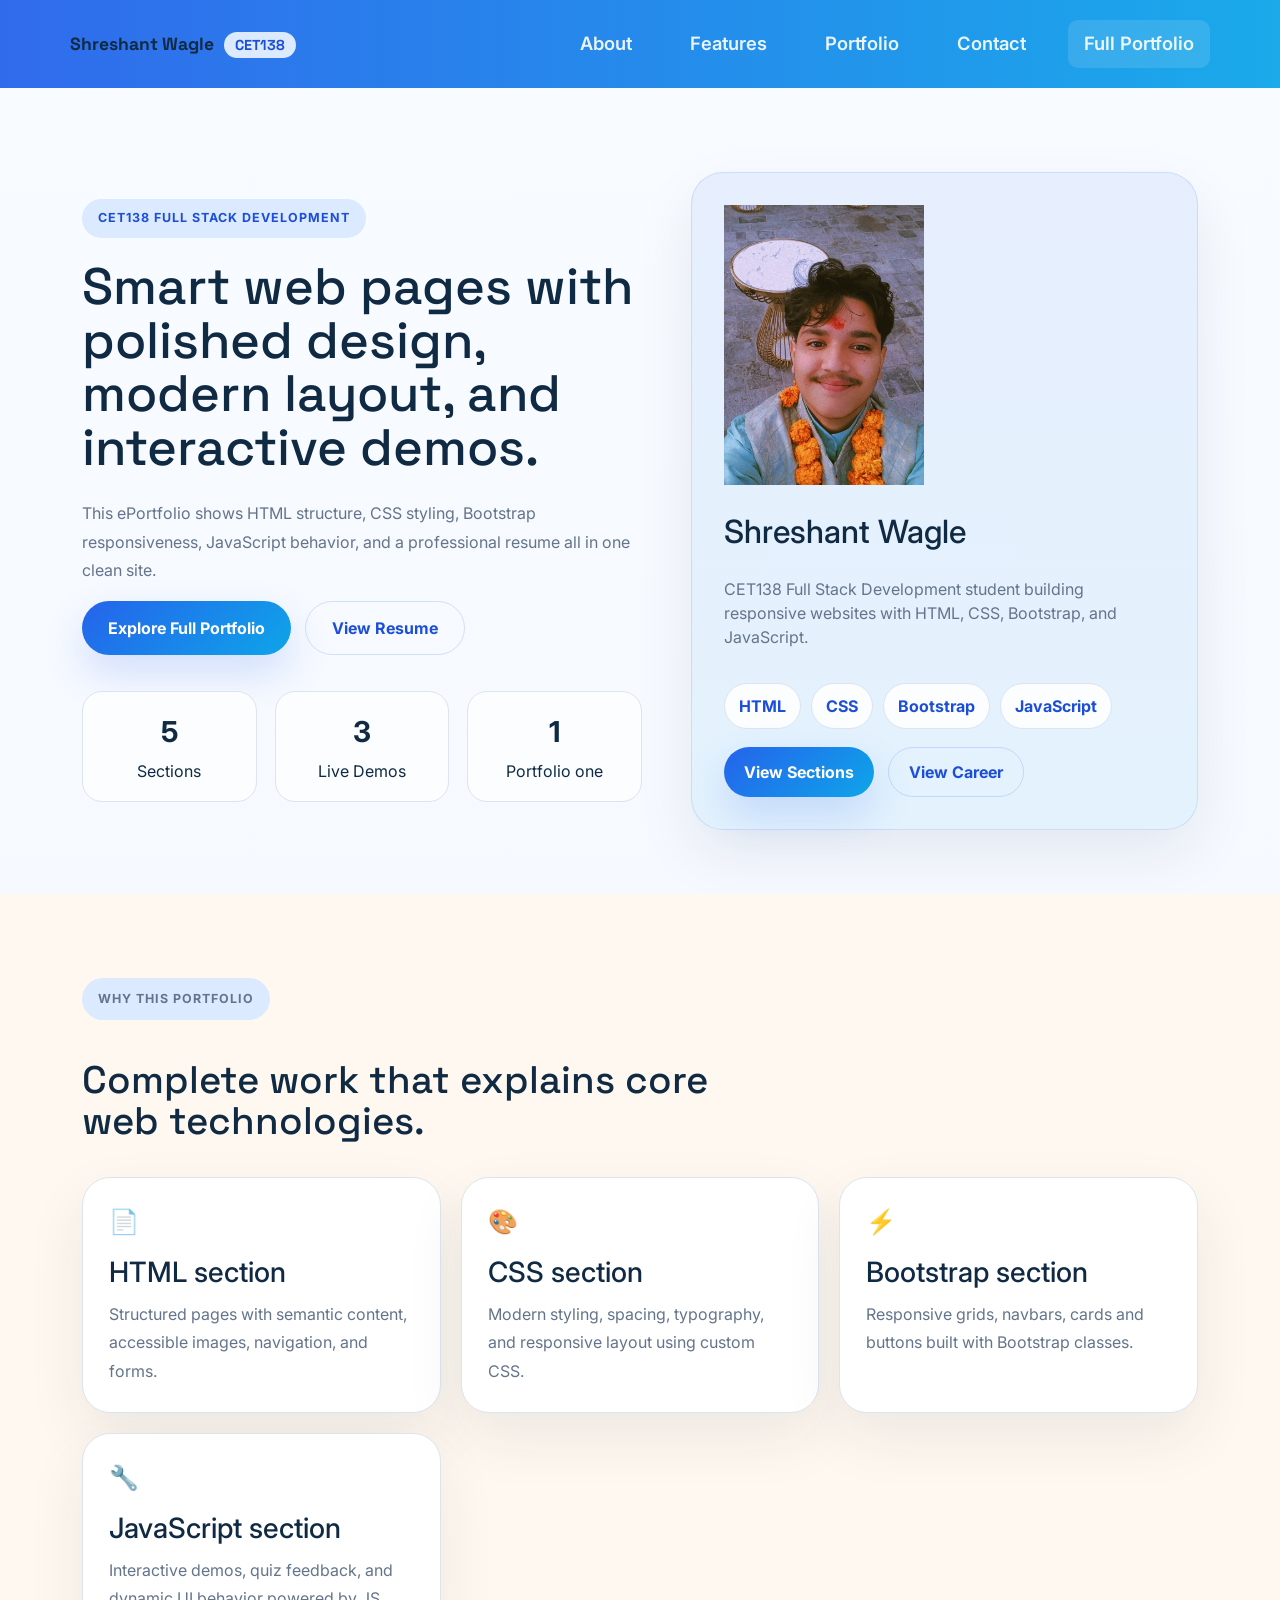
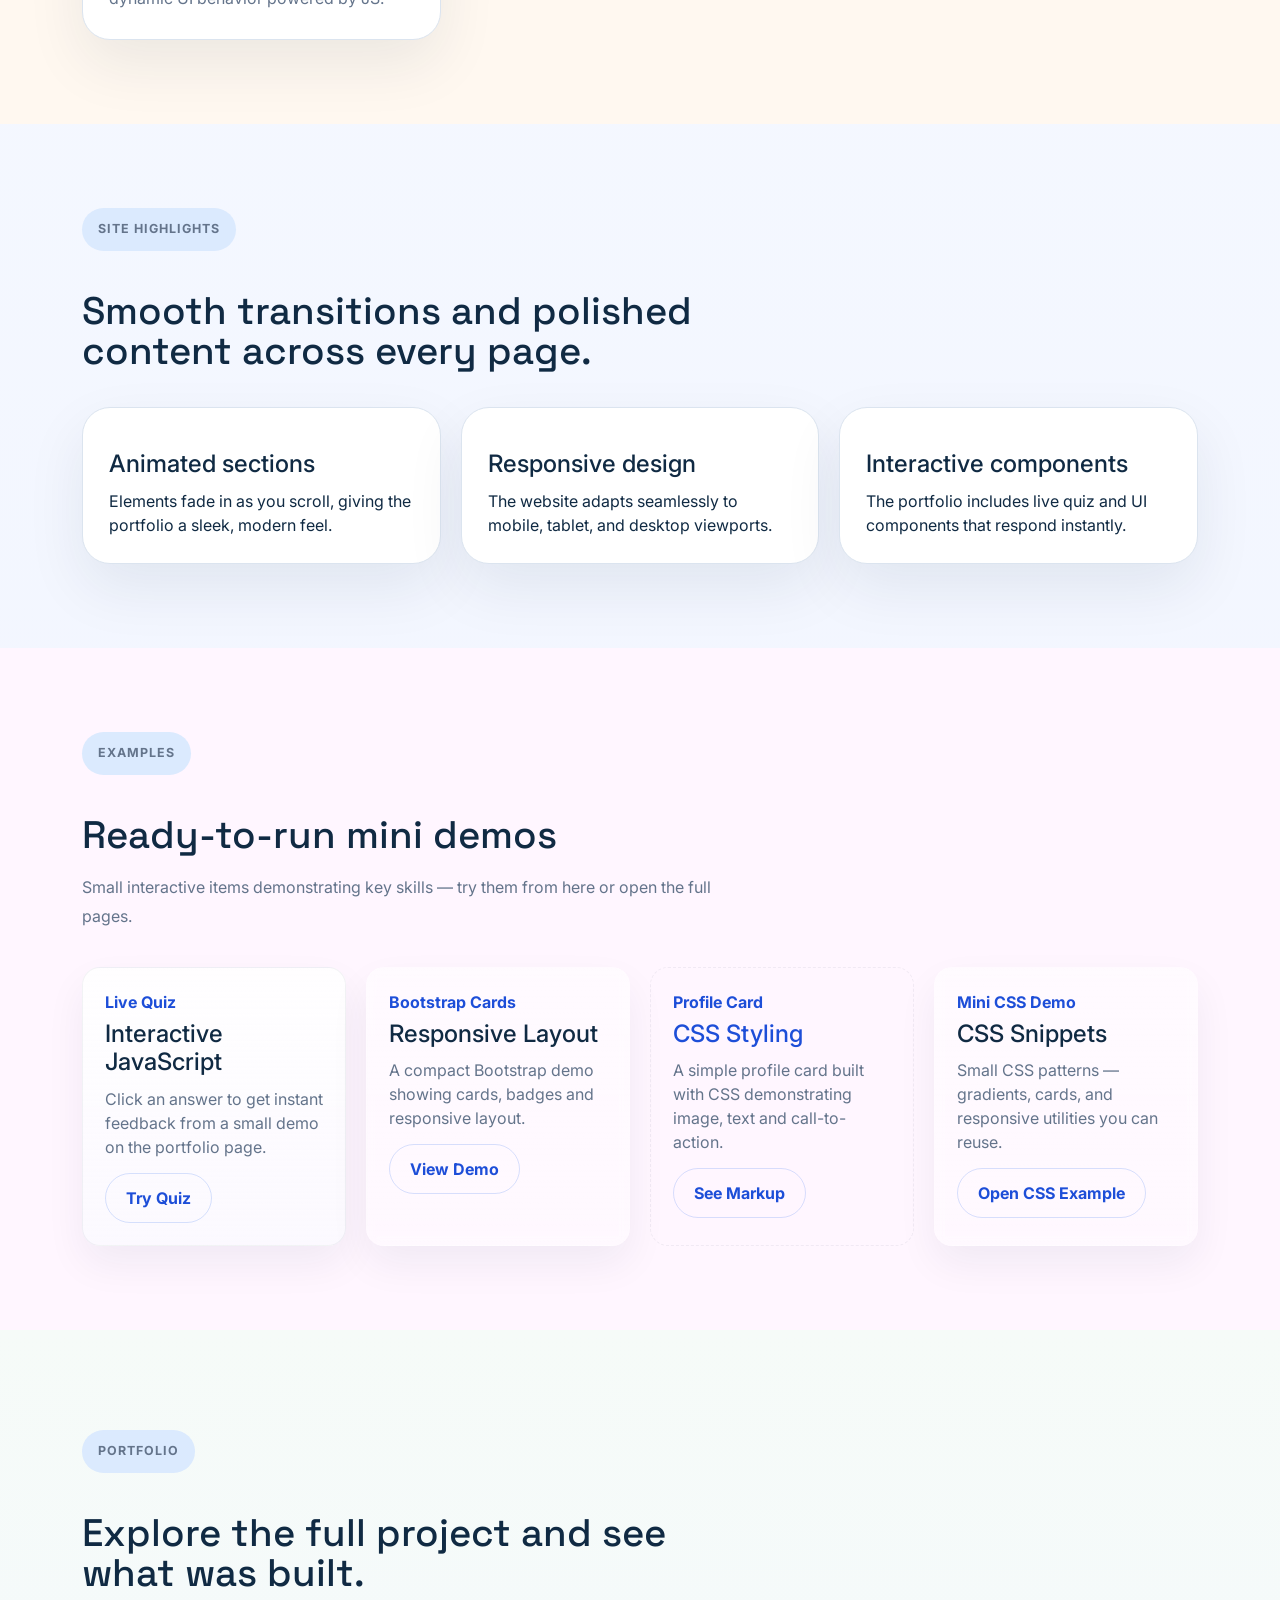
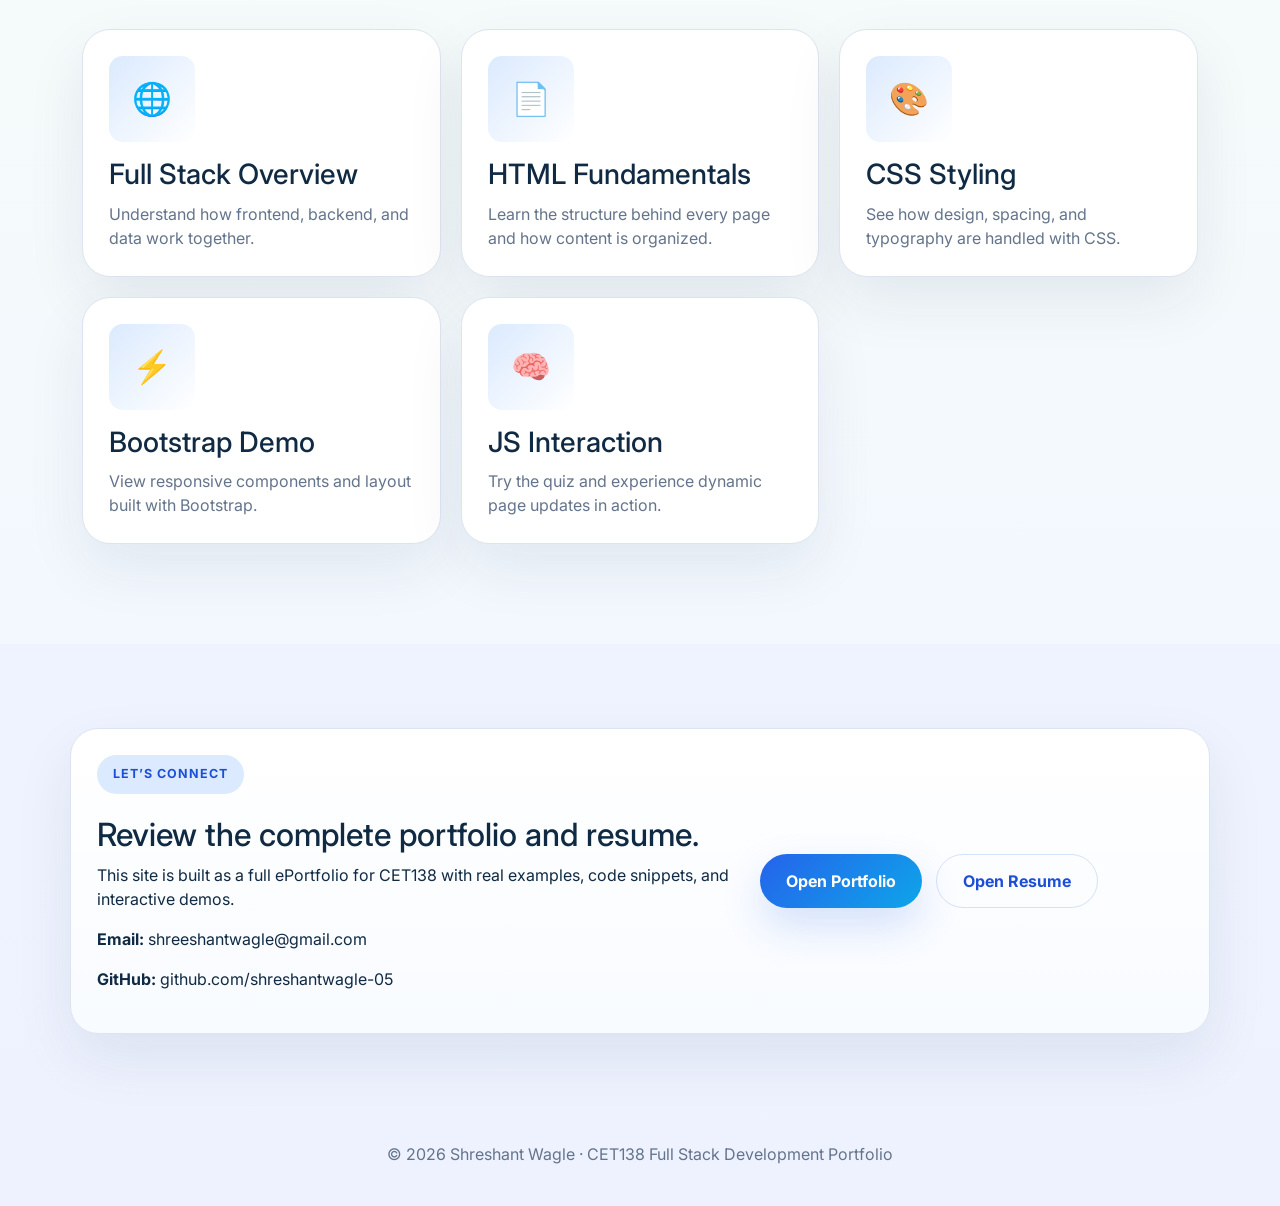
<file: index.html>
<!DOCTYPE html>
<html lang="en">

<head>
    <meta charset="UTF-8">
    <meta name="viewport" content="width=device-width, initial-scale=1.0">
    <meta name="description"
        content="Modern CET138 ePortfolio for Shreshant Wagle with web development showcase and live demos." />
    <title>Shreshant Wagle | CET138 Portfolio</title>
    <link
        href="https://fonts.googleapis.com/css2?family=Inter:wght@400;500;600;700&family=Space+Grotesk:wght@500;600;700&display=swap"
        rel="stylesheet">
    <link href="https://cdn.jsdelivr.net/npm/bootstrap@5.3.0/dist/css/bootstrap.min.css" rel="stylesheet">
    <link rel="stylesheet" href="CSS/index.css">
</head>

<body class="nav-alt">
    <header class="site-header">
        <div class="container header-inner">
            <a class="brand compact" href="index.html">Shreshant Wagle<span>CET138</span></a>
            <nav class="main-nav">
                <a href="#about">About</a>
                <a href="#features">Features</a>
                <a href="#portfolio">Portfolio</a>
                <a href="#contact">Contact</a>
                <a class="cta-link" href="HTML/Portfolio.html">Full Portfolio</a>
            </nav>
        </div>
    </header>

    <main>
        <section class="hero hero-home fade-up">
            <div class="container hero-grid">
                <div class="hero-copy">
                    <p class="eyebrow">CET138 Full Stack Development</p>
                    <h1>Smart web pages with polished design, modern layout, and interactive demos.</h1>
                    <p class="hero-text">This ePortfolio shows HTML structure, CSS styling, Bootstrap responsiveness,
                        JavaScript behavior, and a professional resume all in one clean site.</p>
                    <div class="hero-actions">
                        <a class="btn btn-primary" href="HTML/Portfolio.html">Explore Full Portfolio</a>
                        <a class="btn btn-outline" href="HTML/Resume.html">View Resume</a>
                    </div>
                    <div class="hero-stats">
                        <div>
                            <strong>5</strong>
                            <span>Sections</span>
                        </div>
                        <div>
                            <strong>3</strong>
                            <span>Live Demos</span>
                        </div>
                        <div>
                            <strong>1</strong>
                            <span>Portfolio one</span>
                        </div>
                    </div>
                </div>

                <div class="hero-panel fade-up">
                    <div class="hero-panel-inner">
                        <img src="Resources/IMG_20251201_141517_241.webp" alt="Shreshant Wagle" class="profile-photo"
                            style="height:280px;width:200px;object-fit:cover;border: radius 15px;margin-bottom:10px;">
                        <h2>Shreshant Wagle</h2>
                        <p class="hero-panel-text">CET138 Full Stack Development student building responsive websites
                            with HTML, CSS, Bootstrap, and JavaScript.</p>
                        <div class="tag-list">
                            <span>HTML</span>
                            <span>CSS</span>
                            <span>Bootstrap</span>
                            <span>JavaScript</span>
                        </div>
                        <div class="hero-panel-cta">
                            <a class="btn btn-primary btn-small" href="HTML/Portfolio.html">View Sections</a>
                            <a class="btn btn-outline btn-small" href="HTML/Resume.html">View Career</a>
                        </div>
                    </div>
                </div>
            </div>
        </section>

        <section class="section section-alt fade-up" id="about">
            <div class="container">
                <div class="section-head">
                    <p class="eyebrow">Why this portfolio</p>
                    <h2>Complete work that explains core web technologies.</h2>
                </div>
                <div class="feature-grid">
                    <article class="feature-card">
                        <span>📄</span>
                        <h3>HTML section</h3>
                        <p>Structured pages with semantic content, accessible images, navigation, and forms.</p>
                    </article>
                    <article class="feature-card">
                        <span>🎨</span>
                        <h3>CSS section</h3>
                        <p>Modern styling, spacing, typography, and responsive layout using custom CSS.</p>
                    </article>
                    <article class="feature-card">
                        <span>⚡</span>
                        <h3>Bootstrap section</h3>
                        <p>Responsive grids, navbars, cards and buttons built with Bootstrap classes.</p>
                    </article>
                    <article class="feature-card">
                        <span>🔧</span>
                        <h3>JavaScript section</h3>
                        <p>Interactive demos, quiz feedback, and dynamic UI behavior powered by JS.</p>
                    </article>
                </div>
            </div>
        </section>

        <section class="section fade-up" id="features">
            <div class="container">
                <div class="section-head">
                    <p class="eyebrow">Site highlights</p>
                    <h2>Smooth transitions and polished content across every page.</h2>
                </div>
                <div class="showcase-grid">
                    <article class="showcase-card">
                        <h3>Animated sections</h3>
                        <p>Elements fade in as you scroll, giving the portfolio a sleek, modern feel.</p>
                    </article>
                    <article class="showcase-card">
                        <h3>Responsive design</h3>
                        <p>The website adapts seamlessly to mobile, tablet, and desktop viewports.</p>
                    </article>
                    <article class="showcase-card">
                        <h3>Interactive components</h3>
                        <p>The portfolio includes live quiz and UI components that respond instantly.</p>
                    </article>
                </div>
            </div>
        </section>

        <section class="section fade-up" id="examples">
            <div class="container">
                <div class="section-head">
                    <p class="eyebrow">Examples</p>
                    <h2>Ready-to-run mini demos</h2>
                    <p>Small interactive items demonstrating key skills — try them from here or open the full pages.</p>
                </div>
                <div class="examples-grid">
                    <div class="example-card card-variant-1">
                        <strong>Live Quiz</strong>
                        <h4>Interactive JavaScript</h4>
                        <p>Click an answer to get instant feedback from a small demo on the portfolio page.</p>
                        <a class="btn btn-outline btn-small" href="HTML/Portfolio.html#javascript">Try Quiz</a>
                    </div>
                    <div class="example-card card-variant-2">
                        <strong>Bootstrap Cards</strong>
                        <h4>Responsive Layout</h4>
                        <p>A compact Bootstrap demo showing cards, badges and responsive layout.</p>
                        <a class="btn btn-outline btn-small" href="HTML/Portfolio.html#bootstrap">View Demo</a>
                    </div>
                    <div class="example-card card-variant-3">
                        <strong>Profile Card</strong>
                        <h4>CSS Styling</h4>
                        <p>A simple profile card built with CSS demonstrating image, text and call-to-action.</p>
                        <a class="btn btn-outline btn-small" href="HTML/Portfolio.html#html">See Markup</a>
                    </div>
                    <div class="example-card card-variant-2">
                        <strong>Mini CSS Demo</strong>
                        <h4>CSS Snippets</h4>
                        <p>Small CSS patterns — gradients, cards, and responsive utilities you can reuse.</p>
                        <a class="btn btn-outline btn-small" href="HTML/Portfolio.html#css">Open CSS Example</a>
                    </div>
                </div>
            </div>
        </section>

        <section class="section section-alt fade-up" id="portfolio">
            <div class="container">
                <div class="section-head">
                    <p class="eyebrow">Portfolio</p>
                    <h2>Explore the full project and see what was built.</h2>
                </div>
                <div class="portfolio-grid">
                    <a class="portfolio-card" href="HTML/Portfolio.html#fullstack">
                        <div class="card-icon">🌐</div>
                        <div class="card-content">
                            <h3>Full Stack Overview</h3>
                            <p>Understand how frontend, backend, and data work together.</p>
                        </div>
                    </a>
                    <a class="portfolio-card" href="HTML/Portfolio.html#html">
                        <div class="card-icon">📄</div>
                        <div class="card-content">
                            <h3>HTML Fundamentals</h3>
                            <p>Learn the structure behind every page and how content is organized.</p>
                        </div>
                    </a>
                    <a class="portfolio-card" href="HTML/Portfolio.html#css">
                        <div class="card-icon">🎨</div>
                        <div class="card-content">
                            <h3>CSS Styling</h3>
                            <p>See how design, spacing, and typography are handled with CSS.</p>
                        </div>
                    </a>
                    <a class="portfolio-card" href="HTML/Portfolio.html#bootstrap">
                        <div class="card-icon">⚡</div>
                        <div class="card-content">
                            <h3>Bootstrap Demo</h3>
                            <p>View responsive components and layout built with Bootstrap.</p>
                        </div>
                    </a>
                    <a class="portfolio-card" href="HTML/Portfolio.html#javascript">
                        <div class="card-icon">🧠</div>
                        <div class="card-content">
                            <h3>JS Interaction</h3>
                            <p>Try the quiz and experience dynamic page updates in action.</p>
                        </div>
                    </a>
                </div>
            </div>
        </section>

        <section class="section fade-up" id="contact">
            <div class="container contact-panel">
                <div>
                    <p class="eyebrow">Let’s connect</p>
                    <h2>Review the complete portfolio and resume.</h2>
                    <p>This site is built as a full ePortfolio for CET138 with real examples, code snippets, and
                        interactive demos.</p>
                    <p class="contact-info"><strong>Email:</strong> <a
                            href="mailto:shreeshantwagle@gmail.com">shreeshantwagle@gmail.com</a></p>
                    <p class="contact-info"><strong>GitHub:</strong> <a href="https://github.com/shreshantwagle-05"
                            target="_blank" rel="noopener">github.com/shreshantwagle-05</a></p>
                </div>
                <div class="contact-buttons">
                    <a class="btn btn-primary" href="HTML/Portfolio.html">Open Portfolio</a>
                    <a class="btn btn-outline" href="HTML/Resume.html">Open Resume</a>
                </div>
            </div>
        </section>
    </main>

    <footer class="site-footer">
        <div class="container footer-inner">
            <p>© 2026 Shreshant Wagle · CET138 Full Stack Development Portfolio</p>
        </div>
    </footer>

    <script src="https://cdn.jsdelivr.net/npm/bootstrap@5.3.0/dist/js/bootstrap.bundle.min.js"></script>
    <script src="JS/script.js"></script>
</body>

</html>
</file>
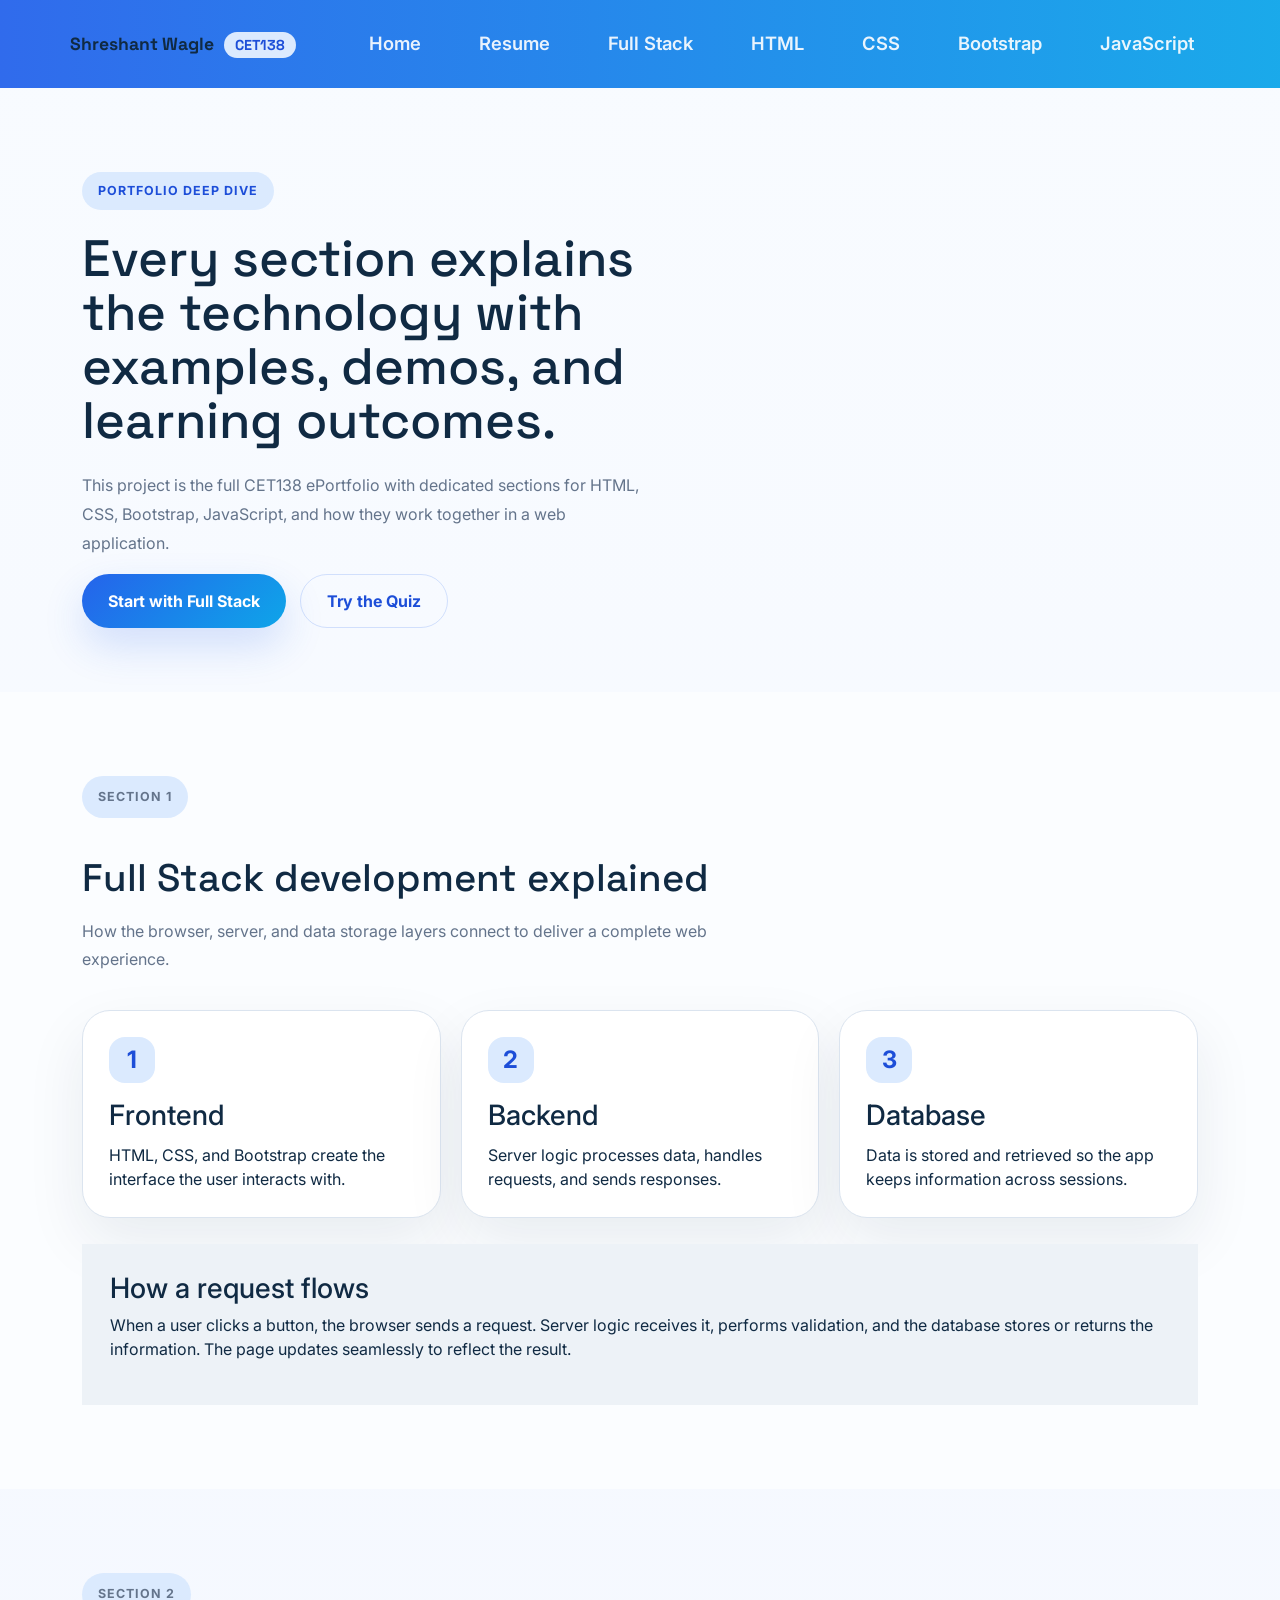
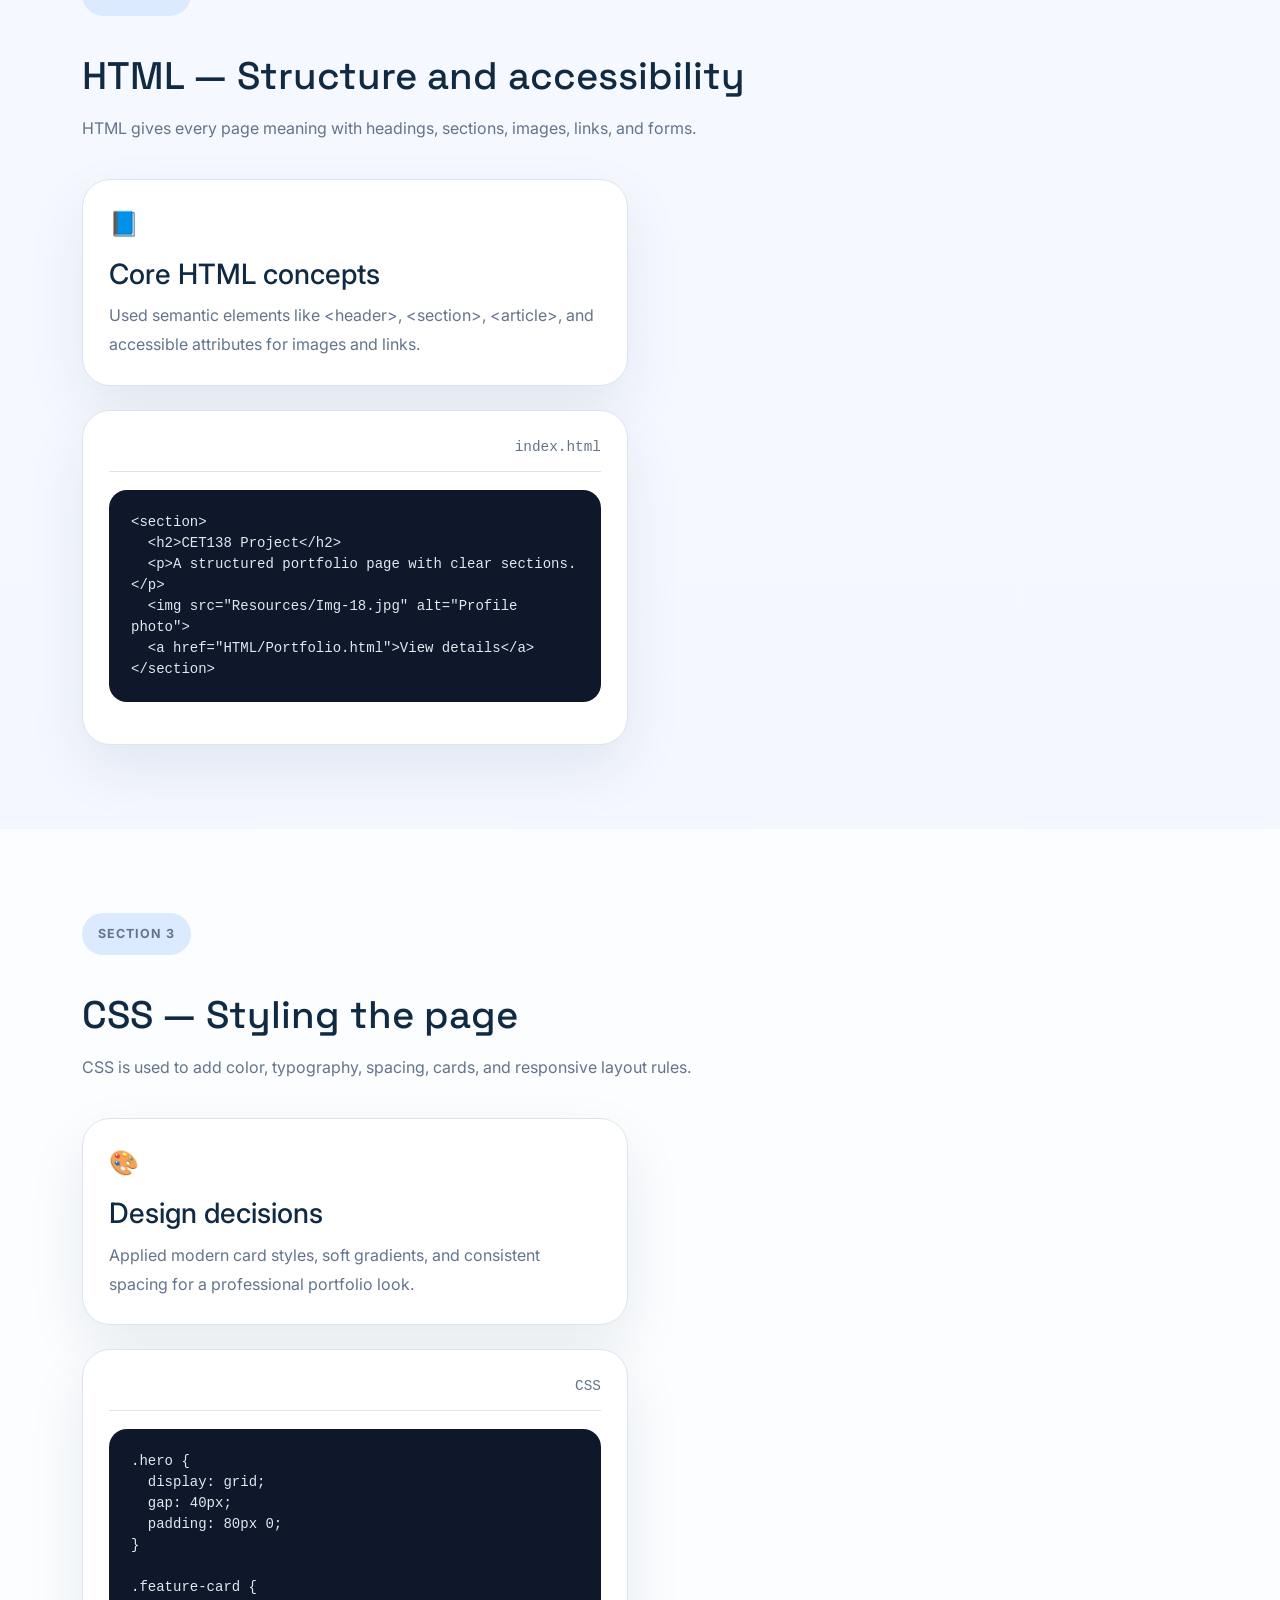
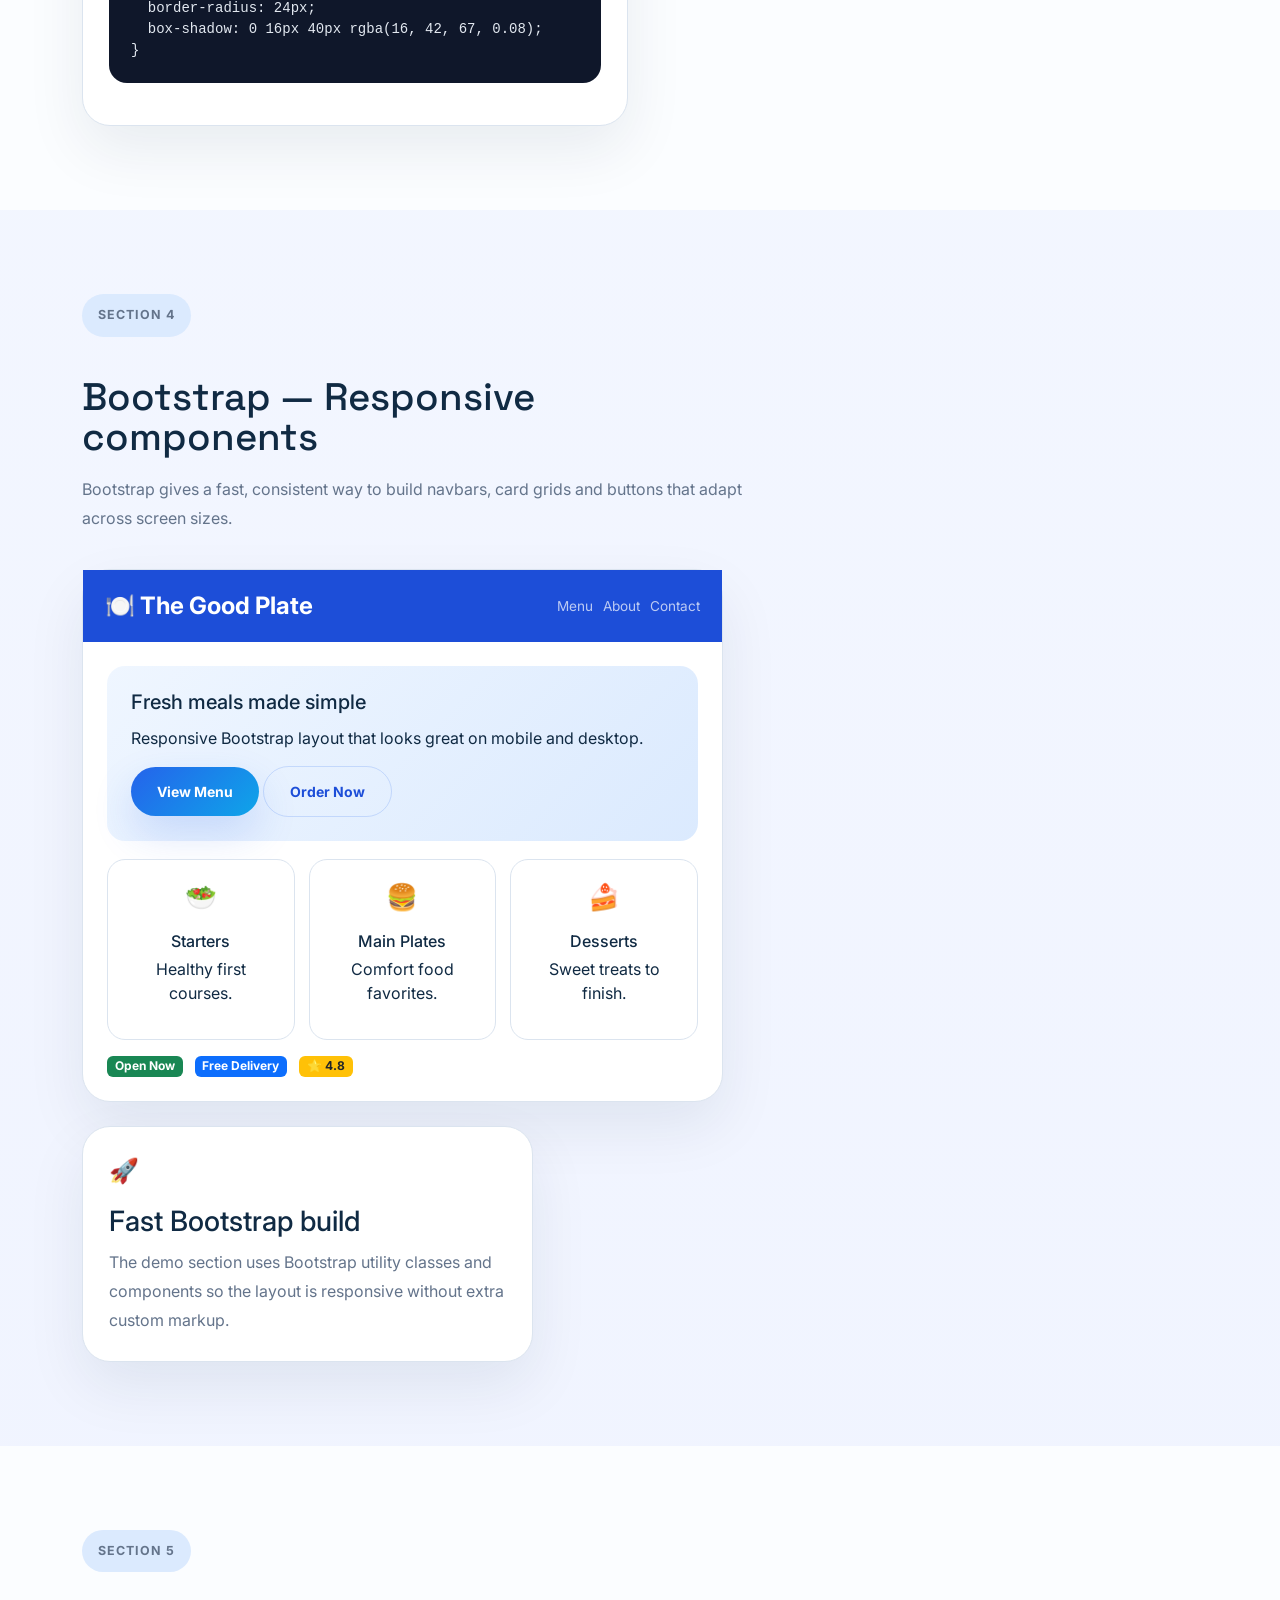
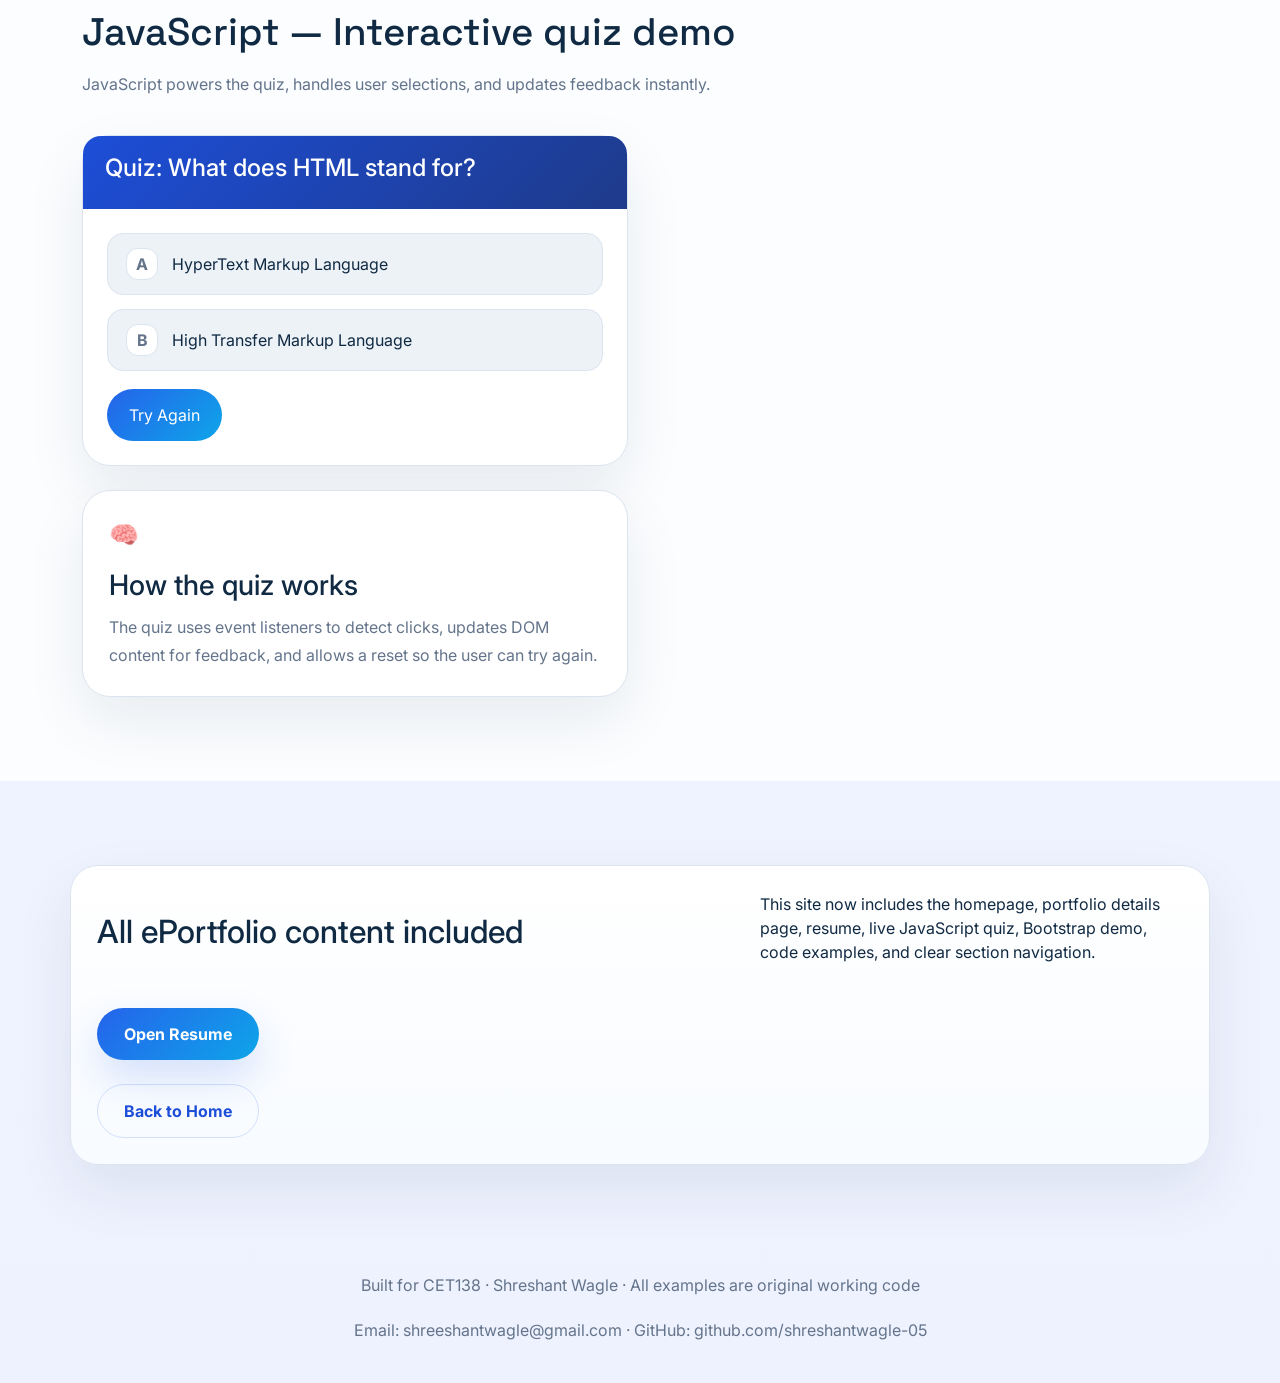
<file: HTML/Portfolio.html>
<!DOCTYPE html>
<html lang="en">

<head>
  <meta charset="UTF-8">
  <meta name="viewport" content="width=device-width, initial-scale=1.0">
  <meta name="description"
    content="Detailed CET138 portfolio page showcasing HTML, CSS, Bootstrap, and JavaScript sections with live demos." />
  <title>CET138 Portfolio | Shreshant Wagle</title>
  <link
    href="https://fonts.googleapis.com/css2?family=Inter:wght@400;500;600;700&family=Space+Grotesk:wght@500;600;700&display=swap"
    rel="stylesheet">
  <link href="https://cdn.jsdelivr.net/npm/bootstrap@5.3.0/dist/css/bootstrap.min.css" rel="stylesheet">
  <link rel="stylesheet" href="../CSS/index.css">
</head>

<body class="nav-alt">
  <header class="site-header">
    <div class="container header-inner">
      <a class="brand compact" href="../index.html">Shreshant Wagle<span>CET138</span></a>
      <!-- Removed toggle button -->
      <nav class="main-nav">
        <a href="../index.html">Home</a>
        <a href="../HTML/Resume.html">Resume</a>
        <a href="#fullstack">Full Stack</a>
        <a href="#html">HTML</a>
        <a href="#css">CSS</a>
        <a href="#bootstrap">Bootstrap</a>
        <a href="#javascript">JavaScript</a>
      </nav>
    </div>
  </header>

  <main>
    <section class="hero hero-page fade-up" id="hero">
      <div class="container">
        <div class="hero-copy">
          <p class="eyebrow">Portfolio Deep Dive</p>
          <h1>Every section explains the technology with examples, demos, and learning outcomes.</h1>
          <p class="hero-text">This project is the full CET138 ePortfolio with dedicated sections for HTML, CSS,
            Bootstrap, JavaScript, and how they work together in a web application.</p>
          <div class="hero-actions">
            <a class="btn btn-primary" href="#fullstack">Start with Full Stack</a>
            <a class="btn btn-outline" href="#javascript">Try the Quiz</a>
          </div>
        </div>
      </div>
    </section>

    <section class="section section-alt fade-up" id="fullstack">
      <div class="container">
        <div class="section-head">
          <p class="eyebrow">Section 1</p>
          <h2>Full Stack development explained</h2>
          <p>How the browser, server, and data storage layers connect to deliver a complete web experience.</p>
        </div>
        <div class="flow-grid">
          <article class="flow-card">
            <span>1</span>
            <h3>Frontend</h3>
            <p>HTML, CSS, and Bootstrap create the interface the user interacts with.</p>
          </article>
          <article class="flow-card">
            <span>2</span>
            <h3>Backend</h3>
            <p>Server logic processes data, handles requests, and sends responses.</p>
          </article>
          <article class="flow-card">
            <span>3</span>
            <h3>Database</h3>
            <p>Data is stored and retrieved so the app keeps information across sessions.</p>
          </article>
        </div>
        <div class="overview-panel fade-up">
          <h3>How a request flows</h3>
          <p>When a user clicks a button, the browser sends a request. Server logic receives it, performs validation,
            and the database stores or returns the information. The page updates seamlessly to reflect the result.</p>
        </div>
      </div>
    </section>

    <section class="section fade-up" id="html">
      <div class="container">
        <div class="section-head">
          <p class="eyebrow">Section 2</p>
          <h2>HTML — Structure and accessibility</h2>
          <p>HTML gives every page meaning with headings, sections, images, links, and forms.</p>
        </div>
        <div class="row gap-4">
          <div class="col-lg-6 fade-up">
            <article class="feature-card">
              <span>📘</span>
              <h3>Core HTML concepts</h3>
              <p>Used semantic elements like &lt;header&gt;, &lt;section&gt;, &lt;article&gt;, and accessible attributes
                for images and links.</p>
            </article>
          </div>
          <div class="col-lg-6 fade-up">
            <article class="code-wrap">
              <div class="code-header">
                <div></div>
                <span>index.html</span>
              </div>
              <pre>&lt;section&gt;
  &lt;h2&gt;CET138 Project&lt;/h2&gt;
  &lt;p&gt;A structured portfolio page with clear sections.&lt;/p&gt;
  &lt;img src="Resources/Img-18.jpg" alt="Profile photo"&gt;
  &lt;a href="HTML/Portfolio.html"&gt;View details&lt;/a&gt;
&lt;/section&gt;</pre>
            </article>
          </div>
        </div>
      </div>
    </section>

    <section class="section section-alt fade-up" id="css">
      <div class="container">
        <div class="section-head">
          <p class="eyebrow">Section 3</p>
          <h2>CSS — Styling the page</h2>
          <p>CSS is used to add color, typography, spacing, cards, and responsive layout rules.</p>
        </div>
        <div class="row gap-4 align-items-center">
          <div class="col-lg-6 fade-up">
            <article class="feature-card">
              <span>🎨</span>
              <h3>Design decisions</h3>
              <p>Applied modern card styles, soft gradients, and consistent spacing for a professional portfolio look.
              </p>
            </article>
          </div>
          <div class="col-lg-6 fade-up">
            <article class="code-wrap">
              <div class="code-header">
                <div></div>
                <span>CSS</span>
              </div>
              <pre>.hero {
  display: grid;
  gap: 40px;
  padding: 80px 0;
}

.feature-card {
  border-radius: 24px;
  box-shadow: 0 16px 40px rgba(16, 42, 67, 0.08);
}</pre>
            </article>
          </div>
        </div>
      </div>
    </section>

    <section class="section fade-up" id="bootstrap">
      <div class="container">
        <div class="section-head">
          <p class="eyebrow">Section 4</p>
          <h2>Bootstrap — Responsive components</h2>
          <p>Bootstrap gives a fast, consistent way to build navbars, card grids and buttons that adapt across screen
            sizes.</p>
        </div>
        <div class="row gap-4">
          <div class="col-lg-7 fade-up">
            <article class="bs-demo-wrap">
              <div class="bs-nav-live">
                <div class="bs-nav-brand">🍽️ The Good Plate</div>
                <div class="bs-nav-links">
                  <a class="bs-nav-link" href="#">Menu</a>
                  <a class="bs-nav-link" href="#">About</a>
                  <a class="bs-nav-link" href="#">Contact</a>
                </div>
              </div>
              <div class="bs-body-live">
                <div class="bs-hero-live">
                  <h5>Fresh meals made simple</h5>
                  <p>Responsive Bootstrap layout that looks great on mobile and desktop.</p>
                  <button class="btn btn-primary btn-sm">View Menu</button>
                  <button class="btn btn-outline btn-sm">Order Now</button>
                </div>
                <div class="bs-card-grid">
                  <div class="bs-card-live">
                    <div class="bs-card-emoji">🥗</div>
                    <h6>Starters</h6>
                    <p>Healthy first courses.</p>
                  </div>
                  <div class="bs-card-live">
                    <div class="bs-card-emoji">🍔</div>
                    <h6>Main Plates</h6>
                    <p>Comfort food favorites.</p>
                  </div>
                  <div class="bs-card-live">
                    <div class="bs-card-emoji">🍰</div>
                    <h6>Desserts</h6>
                    <p>Sweet treats to finish.</p>
                  </div>
                </div>
                <div class="bs-actions">
                  <span class="badge bg-success">Open Now</span>
                  <span class="badge bg-primary">Free Delivery</span>
                  <span class="badge bg-warning text-dark">⭐ 4.8</span>
                </div>
              </div>
            </article>
          </div>
          <div class="col-lg-5 fade-up">
            <article class="feature-card">
              <span>🚀</span>
              <h3>Fast Bootstrap build</h3>
              <p>The demo section uses Bootstrap utility classes and components so the layout is responsive without
                extra custom markup.</p>
            </article>
          </div>
        </div>
      </div>
    </section>

    <section class="section section-alt fade-up" id="javascript">
      <div class="container">
        <div class="section-head">
          <p class="eyebrow">Section 5</p>
          <h2>JavaScript — Interactive quiz demo</h2>
          <p>JavaScript powers the quiz, handles user selections, and updates feedback instantly.</p>
        </div>
        <div class="row gap-4">
          <div class="col-lg-6 fade-up">
            <article class="quiz-wrap">
              <div class="quiz-header">
                <h5>Quiz: What does HTML stand for?</h5>
              </div>
              <div class="quiz-body">
                <div class="quiz-opts">
                  <button class="quiz-opt" id="correct-btn"><span class="quiz-opt-letter">A</span>HyperText Markup
                    Language</button>
                  <button class="quiz-opt" id="wrong-btn"><span class="quiz-opt-letter">B</span>High Transfer Markup
                    Language</button>
                </div>
                <div class="quiz-feedback-box" id="quiz-feedback"></div>
                <button class="quiz-next-btn" id="quiz-reset-btn" type="button">Try Again</button>
              </div>
            </article>
          </div>
          <div class="col-lg-6 fade-up">
            <article class="feature-card">
              <span>🧠</span>
              <h3>How the quiz works</h3>
              <p>The quiz uses event listeners to detect clicks, updates DOM content for feedback, and allows a reset so
                the user can try again.</p>
            </article>
          </div>
        </div>
      </div>
    </section>

    <section class="section fade-up">
      <div class="container summary-panel">
        <h2>All ePortfolio content included</h2>
        <p>This site now includes the homepage, portfolio details page, resume, live JavaScript quiz, Bootstrap demo,
          code examples, and clear section navigation.</p>
        <div class="summary-actions">
          <a class="btn btn-primary" href="../HTML/Resume.html">Open Resume</a>
          <a class="btn btn-outline" href="../index.html">Back to Home</a>
        </div>
      </div>
    </section>
  </main>

  <footer class="site-footer">
    <div class="container footer-inner">
      <p>Built for CET138 · Shreshant Wagle · All examples are original working code</p>
      <p class="footer-contact">Email: <a href="mailto:shreeshantwagle@gmail.com">shreeshantwagle@gmail.com</a> ·
        GitHub: <a href="https://github.com/shreshantwagle-05" target="_blank"
          rel="noopener">github.com/shreshantwagle-05</a></p>
    </div>
  </footer>

  <script src="https://cdn.jsdelivr.net/npm/bootstrap@5.3.0/dist/js/bootstrap.bundle.min.js"></script>
  <script src="../JS/script.js"></script>
</body>

</html>
</file>
<file: CSS/index.css>
:root {
  --bg: linear-gradient(180deg, #f8fbff, #eef2ff);
  --surface: #fbfdff;
  --surface-soft: #edf2f7;
  --text: #102a43;
  --muted: #64748b;
  --primary: #2563eb;
  --primary-dark: #1d4ed8;
  --accent: #0ea5e9;
  --accent-soft: #dbeafe;
  --border: #dbe4ef;
  --shadow: 0 24px 60px rgba(16, 42, 67, 0.08);
  --about-bg: #fff8f0;
  --portfolio-bg: #f7fff4;
  --examples-bg: #fff6ff;
}

* {
  box-sizing: border-box;
  margin: 0;
  padding: 0;
}

html {
  scroll-behavior: smooth;
}

body {
  min-height: 100vh;
  font-family: "Inter", sans-serif;
  color: var(--text);
  background: var(--bg);
}

a {
  color: inherit;
  text-decoration: none;
}

img {
  max-width: 100%;
  display: block;
}

button,
input,
textarea,
select {
  font: inherit;
}

.container {
  width: min(1140px, calc(100% - 32px));
  margin: 0 auto;
}

.site-header,
.topbar {
  position: sticky;
  top: 0;
  z-index: 50;
  background: rgba(255, 255, 255, 0.96);
  backdrop-filter: blur(14px);
  border-bottom: 1px solid rgba(15, 45, 80, 0.08);
}

.header-inner {
  display: flex;
  align-items: center;
  justify-content: space-between;
  gap: 22px;
  padding: 20px 0;
}

.brand {
  font-family: "Space Grotesk", sans-serif;
  font-size: 1.25rem;
  font-weight: 700;
  color: var(--text);
}

.brand span {
  margin-left: 10px;
  font-size: 0.9rem;
  background: var(--accent-soft);
  color: var(--primary-dark);
  padding: 4px 11px;
  border-radius: 999px;
}

.main-nav,
.topbar-nav {
  display: flex;
  align-items: center;
  gap: 18px;
  flex-wrap: wrap;
}

.main-nav a,
.topbar-nav a {
  color: var(--muted);
  font-weight: 600;
  transition:
    color 0.2s ease,
    transform 0.2s ease;
}

.main-nav a:hover,
.topbar-nav a:hover,
.main-nav a.active,
.topbar-nav a.active {
  color: var(--primary);
}

/* Larger, more prominent navbar links with subtle underline for active */
.main-nav a {
  padding: 10px 16px;
  border-radius: 10px;
  font-size: 1.15rem;
}

.main-nav a.active {
  position: relative;
  color: var(--primary-dark);
}

.main-nav a.active::after {
  content: "";
  position: absolute;
  left: 8px;
  right: 8px;
  bottom: -8px;
  height: 3px;
  border-radius: 6px;
  background: linear-gradient(90deg, var(--primary), var(--accent));
  opacity: 0.95;
}

/* Nav hover micro animation */
.main-nav a:hover {
  transform: translateY(-3px);
}

.main-nav {
  gap: 26px;
}

.cta-link {
  background: var(--primary);
  color: white;
  padding: 12px 22px;
  border-radius: 999px;
  font-size: 1rem;
}

.hero,
.section,
.resume-page {
  overflow: hidden;
}

.hero {
  padding: 84px 0 64px;
}

.hero-grid {
  display: grid;
  grid-template-columns: 1.05fr 0.95fr;
  gap: 48px;
  align-items: center;
}

.hero-copy {
  max-width: 560px;
}

.hero h1,
.hero-card h2,
.section-head h2,
.resume-panel h2,
.resume-footer h2 {
  font-family: "Space Grotesk", sans-serif;
  line-height: 1.05;
}

.eyebrow {
  display: inline-flex;
  align-items: center;
  gap: 10px;
  padding: 10px 16px;
  border-radius: 999px;
  background: var(--accent-soft);
  color: var(--primary-dark);
  font-size: 0.78rem;
  font-weight: 700;
  letter-spacing: 0.08em;
  text-transform: uppercase;
  margin-bottom: 22px;
}

.hero h1 {
  font-size: clamp(2.8rem, 4vw, 4rem);
  margin-bottom: 24px;
}

.hero-text,
.section-head p,
.feature-card p,
.preview-card p,
.resume-copy,
.resume-card p,
.resume-contact p,
.footer-inner p {
  color: var(--muted);
  line-height: 1.8;
}

.hero-actions,
.contact-buttons,
.hero-card-stats,
.hero-panel-cta,
.summary-actions,
.resume-badges {
  display: flex;
  flex-wrap: wrap;
  gap: 14px;
}

.btn {
  display: inline-flex;
  align-items: center;
  justify-content: center;
  gap: 8px;
  padding: 14px 26px;
  border-radius: 999px;
  font-weight: 700;
  transition:
    transform 0.2s ease,
    box-shadow 0.2s ease,
    background 0.2s ease,
    border 0.2s ease;
}

.btn:hover {
  transform: translateY(-2px);
}

.btn-small {
  padding: 12px 20px;
}

.btn-primary {
  background: linear-gradient(135deg, var(--primary), var(--accent));
  color: white;
  border: none;
  box-shadow: 0 18px 40px rgba(37, 99, 235, 0.18);
}

.btn-outline {
  border: 1px solid rgba(37, 99, 235, 0.18);
  color: var(--primary-dark);
  background: transparent;
}

.hero-stats {
  display: grid;
  grid-template-columns: repeat(3, minmax(0, 1fr));
  gap: 18px;
  margin-top: 36px;
}

.hero-stats div {
  background: var(--surface);
  border: 1px solid var(--border);
  border-radius: 20px;
  padding: 18px 16px;
  text-align: center;
}

.hero-stats strong {
  display: block;
  font-size: 1.8rem;
  margin-bottom: 6px;
  color: var(--text);
}

.hero-panel {
  background: linear-gradient(
    180deg,
    rgba(37, 99, 235, 0.08),
    rgba(14, 165, 233, 0.08)
  );
  border-radius: 32px;
  padding: 32px;
  border: 1px solid rgba(37, 99, 235, 0.14);
  box-shadow: var(--shadow);
}

.hero-panel-inner {
  display: grid;
  gap: 18px;
}

.hero-panel-text {
  color: var(--muted);
}

.tag-list {
  display: flex;
  flex-wrap: wrap;
  gap: 10px;
}

.tag-list span {
  padding: 10px 14px;
  border-radius: 999px;
  background: var(--surface);
  border: 1px solid var(--border);
  color: var(--primary-dark);
  font-weight: 700;
}

.section {
  padding: 84px 0;
}

.section-alt {
  background: var(--surface);
}

section#about {
  background: var(--about-bg);
}

section#portfolio {
  background: linear-gradient(180deg, #f6fbf8, #f3f8ff);
  padding: 100px 0;
}

.portfolio-grid {
  display: grid;
  gap: 20px;
}

.portfolio-card {
  display: flex;
  align-items: center;
  gap: 20px;
  background: rgb(18, 7, 241);
  padding: 22px;
  border-radius: 18px;
  border: 1px solid var(--border);
  transition:
    transform 0.32s cubic-bezier(0.2, 0.9, 0.2, 1),
    box-shadow 0.32s ease,
    background 0.32s ease;
}

.portfolio-card .card-icon {
  width: 86px;
  height: 86px;
  border-radius: 14px;
  background: linear-gradient(135deg, var(--accent-soft), #fff);
  display: flex;
  align-items: center;
  justify-content: center;
  font-size: 2rem;
}

.portfolio-card h3 {
  margin: 0 0 6px 0;
}

.portfolio-card p {
  margin: 0;
  color: var(--muted);
}

.portfolio-card:hover {
  transform: translateY(-8px) scale(1.01);
  box-shadow: 0 28px 60px rgba(16, 42, 67, 0.08);
  background: linear-gradient(180deg, #ffffff, #fbfdff);
}

/* Alternate left/right layout for visual interest */
.portfolio-grid > a:nth-child(even) {
  flex-direction: row-reverse;
}

@media (min-width: 900px) {
  .portfolio-grid {
    grid-template-columns: 1fr;
  }
}

@media (max-width: 900px) {
  .portfolio-card {
    flex-direction: column;
    text-align: center;
  }

  .portfolio-grid > a:nth-child(even) {
    flex-direction: column;
  }
}

section#examples {
  background: var(--examples-bg);
}

.examples-grid {
  display: grid;
  grid-template-columns: repeat(auto-fit, minmax(220px, 1fr));
  gap: 20px;
}

.example-card {
  background: linear-gradient(
    180deg,
    rgba(255, 255, 255, 0.9),
    rgba(250, 250, 255, 0.7)
  );
  border: 1px solid rgba(16, 42, 67, 0.05);
  padding: 22px;
  border-radius: 18px;
  box-shadow: 0 18px 40px rgba(16, 42, 67, 0.06);
  transition:
    transform 0.25s ease,
    box-shadow 0.25s ease,
    border-color 0.25s ease;
}

.example-card strong {
  display: block;
  color: var(--primary-dark);
  margin-bottom: 6px;
}

.example-card h4 {
  margin: 6px 0 10px;
  color: var(--text);
}

.example-card p {
  color: var(--muted);
  margin-bottom: 14px;
}

.example-card:hover {
  transform: translateY(-6px);
  border-color: rgba(37, 99, 235, 0.14);
  box-shadow: 0 28px 60px rgba(37, 99, 235, 0.06);
}

.card-variant-2 {
  /* glass */
  background: linear-gradient(
    180deg,
    rgba(255, 255, 255, 0.55),
    rgba(255, 255, 255, 0.35)
  );
  border: 1px solid rgba(255, 255, 255, 0.12);
  backdrop-filter: blur(6px) saturate(120%);
  color: var(--text);
}

.card-variant-3 {
  /* minimal outline */
  background: transparent;
  border: 1px dashed rgba(16, 42, 67, 0.06);
  box-shadow: none;
}

.card-variant-3 h4 {
  color: var(--primary-dark);
}

/* Small utility: compact brand */
.brand.compact {
  font-size: 1.1rem;
}

/* Alternate nav style when body.nav-alt is present */
body.nav-alt .site-header,
body.nav-alt .topbar {
  background: linear-gradient(
    90deg,
    rgba(37, 99, 235, 0.95),
    rgba(14, 165, 233, 0.95)
  );
  color: white;
  border-bottom: none;
}

body.nav-alt .main-nav a,
body.nav-alt .topbar-nav a {
  color: rgba(255, 255, 255, 0.9);
}

body.nav-alt .main-nav a.active {
  color: white;
}

body.nav-alt .cta-link {
  background: rgba(255, 255, 255, 0.12);
  color: white;
}

/* Center hero panel photo on small screens */
@media (max-width: 720px) {
  .hero-panel {
    text-align: center;
    padding: 25px;
  }

  .hero-panel .profile-photo {
    margin: 0 auto 15px;
    height: 180px !important;
    width: 180px !important;
  }

  .brand.compact {
    font-size: 0.92rem;
  }
}

.section-head {
  max-width: 680px;
  margin-bottom: 36px;
}

.section-head h2 {
  font-size: clamp(2rem, 3vw, 3rem);
  margin: 18px 0;
}

.feature-grid,
.showcase-grid,
.portfolio-grid,
.flow-grid,
.summary-actions,
.skills-grid,
.values-list,
.resume-intro {
  display: grid;
  gap: 24px;
}

.feature-grid,
.showcase-grid,
.portfolio-grid,
.flow-grid,
.skills-grid,
.values-list {
  grid-template-columns: repeat(3, minmax(0, 1fr));
}

.showcase-card,
.feature-card,
.portfolio-card,
.flow-card,
.resume-card,
.summary-panel,
.contact-panel,
.quiz-wrap,
.bs-demo-wrap,
.code-wrap,
.resume-panel {
  background: white;
  border: 1px solid var(--border);
  border-radius: 28px;
  padding: 26px;
  box-shadow: var(--shadow);
  transition:
    transform 0.25s ease,
    border-color 0.25s ease,
    box-shadow 0.25s ease;
}

.showcase-card:hover,
.feature-card:hover,
.portfolio-card:hover,
.flow-card:hover,
.resume-card:hover,
.bs-card-live:hover,
.code-wrap:hover {
  transform: translateY(-4px);
  border-color: rgba(37, 99, 235, 0.24);
}

.feature-card span,
.showcase-card h3,
.portfolio-card span,
.flow-card span,
.quiz-wrap h5,
.bs-demo-wrap .bs-nav-brand,
.resume-card h3 {
  font-size: 1.5rem;
}

.feature-card h3,
.showcase-card h3,
.portfolio-card h3,
.flow-card h3,
.bs-card-live h6,
.resume-card h3 {
  margin: 16px 0 10px;
  color: var(--text);
}

.feature-card p,
.showcase-card p,
.portfolio-card p,
.flow-card p,
.resume-card p {
  margin: 0;
}

.showcase-grid,
.portfolio-grid,
.feature-grid,
.flow-grid,
.values-list {
  gap: 20px;
}

.portfolio-card,
.showcase-card,
.flow-card {
  display: block;
}

.portfolio-card span,
.flow-card span {
  display: inline-flex;
  align-items: center;
  justify-content: center;
  width: 46px;
  height: 46px;
  border-radius: 16px;
  background: var(--accent-soft);
  color: var(--primary-dark);
}

.contact-panel,
.summary-panel {
  display: grid;
  grid-template-columns: 1.5fr 1fr;
  align-items: center;
  gap: 28px;
  background: linear-gradient(180deg, #ffffff, #f8fbff);
}

.contact-buttons {
  justify-content: flex-start;
}

.summary-actions {
  justify-content: flex-start;
}

.flow-card span {
  font-weight: 700;
}

.overview-panel {
  margin-top: 26px;
  padding: 28px;
  background: var(--surface-soft);
}

.code-wrap {
  overflow: hidden;
}

.code-header {
  display: flex;
  justify-content: space-between;
  align-items: center;
  border-bottom: 1px solid var(--border);
  padding-bottom: 12px;
  margin-bottom: 18px;
}

.code-header span {
  font-family: "Fira Code", monospace;
  color: var(--muted);
  font-size: 0.9rem;
}

.code-wrap pre {
  background: #0f172a;
  color: #e2e8f0;
  border-radius: 18px;
  padding: 22px;
  white-space: pre-wrap;
  word-break: break-word;
  overflow-x: auto;
}

.bs-demo-wrap {
  padding: 0;
}

.bs-nav-live {
  background: var(--primary-dark);
  color: white;
  padding: 18px 22px;
  display: flex;
  align-items: center;
  justify-content: space-between;
  gap: 16px;
}

.bs-nav-brand {
  font-weight: 700;
}

.bs-nav-links {
  display: flex;
  gap: 10px;
  flex-wrap: wrap;
}

.bs-nav-link {
  color: rgba(255, 255, 255, 0.7);
  font-size: 0.85rem;
}

.bs-nav-link:hover {
  color: white;
}

.bs-body-live {
  padding: 24px;
}

.bs-hero-live {
  background: linear-gradient(135deg, #eff6ff, #dbeafe);
  border-radius: 18px;
  padding: 24px;
  margin-bottom: 18px;
}

.bs-hero-live h5 {
  margin-bottom: 12px;
}

.bs-card-grid {
  display: grid;
  grid-template-columns: repeat(3, minmax(0, 1fr));
  gap: 14px;
}

.bs-card-live {
  background: white;
  border-radius: 18px;
  padding: 18px;
  text-align: center;
  border: 1px solid var(--border);
}

.bs-card-emoji {
  font-size: 1.6rem;
  margin-bottom: 10px;
}

.bs-card-live h6 {
  margin-bottom: 6px;
}

.bs-actions {
  display: flex;
  flex-wrap: wrap;
  gap: 12px;
  margin-top: 16px;
}

.quiz-wrap {
  padding: 0;
}

.quiz-header {
  background: linear-gradient(135deg, var(--primary-dark), #1e3a8a);
  padding: 18px 22px;
  color: white;
  border-radius: 18px 18px 0 0;
}

.quiz-body {
  padding: 24px;
}

.quiz-opts {
  display: grid;
  gap: 14px;
}

.quiz-opt {
  background: var(--surface-soft);
  border: 1px solid var(--border);
  color: var(--text);
  padding: 14px 18px;
  border-radius: 16px;
  text-align: left;
  display: flex;
  align-items: center;
  gap: 14px;
  cursor: pointer;
  transition: all 0.2s ease;
}

.quiz-opt:hover {
  border-color: var(--primary);
  background: #eff6ff;
}

.quiz-opt-letter {
  width: 32px;
  height: 32px;
  display: inline-flex;
  align-items: center;
  justify-content: center;
  border-radius: 12px;
  background: white;
  border: 1px solid var(--border);
  font-weight: 700;
  color: var(--muted);
}

.quiz-feedback-box {
  margin-top: 18px;
  padding: 16px;
  border-radius: 16px;
  display: none;
  align-items: center;
  gap: 10px;
  font-weight: 600;
}

.quiz-feedback-box.show {
  display: flex;
}

.quiz-feedback-box.correct-fb {
  background: #d1fae5;
  color: #065f46;
  border: 1px solid #6ee7b7;
}

.quiz-feedback-box.wrong-fb {
  background: #fee2e2;
  color: #7f1d1d;
  border: 1px solid #fca5a5;
}

.quiz-next-btn {
  margin-top: 18px;
  background: linear-gradient(135deg, var(--primary), var(--accent));
  color: white;
  border: none;
  padding: 14px 22px;
  border-radius: 999px;
  cursor: pointer;
}

.resume-page {
  max-width: 1120px;
  margin: 0 auto;
  padding: 60px 0 90px;
}

.topbar .container {
  display: flex;
  align-items: center;
  justify-content: space-between;
  gap: 18px;
  padding: 16px 0;
}

.topbar-nav a.active {
  color: var(--primary);
}

.print-btn {
  background: var(--primary);
  color: white;
  border: none;
  padding: 10px 18px;
  border-radius: 999px;
  cursor: pointer;
}

.resume-panel {
  margin-bottom: 36px;
}

.resume-intro {
  display: grid;
  grid-template-columns: 1.4fr 1fr;
  gap: 40px;
  align-items: start;
}

.resume-intro h1 {
  font-size: clamp(2.2rem, 4vw, 3.2rem);
  margin: 18px 0;
}

.resume-contact p {
  margin-bottom: 10px;
}

.resume-badges {
  gap: 10px;
}

.resume-badge {
  background: var(--accent-soft);
  color: var(--primary-dark);
  padding: 10px 16px;
  border-radius: 999px;
  font-size: 0.85rem;
}

.skills-grid,
.values-list {
  grid-template-columns: repeat(3, minmax(0, 1fr));
}

.resume-list {
  list-style: none;
  padding-left: 0;
}

.resume-list li {
  margin-bottom: 10px;
  color: var(--muted);
  position: relative;
  padding-left: 18px;
}

.resume-list li::before {
  content: "›";
  position: absolute;
  left: 0;
  color: var(--primary);
}

.resume-meta {
  color: var(--primary);
  font-weight: 700;
  margin-bottom: 14px;
}

.resume-footer {
  text-align: center;
  color: var(--muted);
  padding-top: 24px;
  border-top: 1px solid var(--border);
  margin-top: 20px;
}

.footer-inner {
  padding: 22px 0;
  text-align: center;
  color: var(--muted);
}

.fade-up {
  opacity: 0;
  transform: translateY(30px);
  transition:
    opacity 0.6s ease,
    transform 0.6s ease;
}

.fade-up.visible {
  opacity: 1;
  transform: translateY(0);
}

@media (max-width: 1000px) {
  .hero-grid,
  .resume-intro,
  .contact-panel,
  .summary-panel,
  .code-wrap,
  .bs-card-grid,
  .skills-grid,
  .values-list {
    grid-template-columns: 1fr;
  }

  .hero {
    padding-top: 60px;
  }
}

@media (max-width: 720px) {
  .header-inner,
  .topbar .container {
    flex-direction: column;
    align-items: stretch;
    text-align: center;
  }

  .main-nav,
  .topbar-nav,
  .hero-actions,
  .hero-card-stats,
  .contact-buttons,
  .summary-actions,
  .resume-badges {
    justify-content: center;
  }

  .hero-grid {
    gap: 32px;
  }
}
</file>
